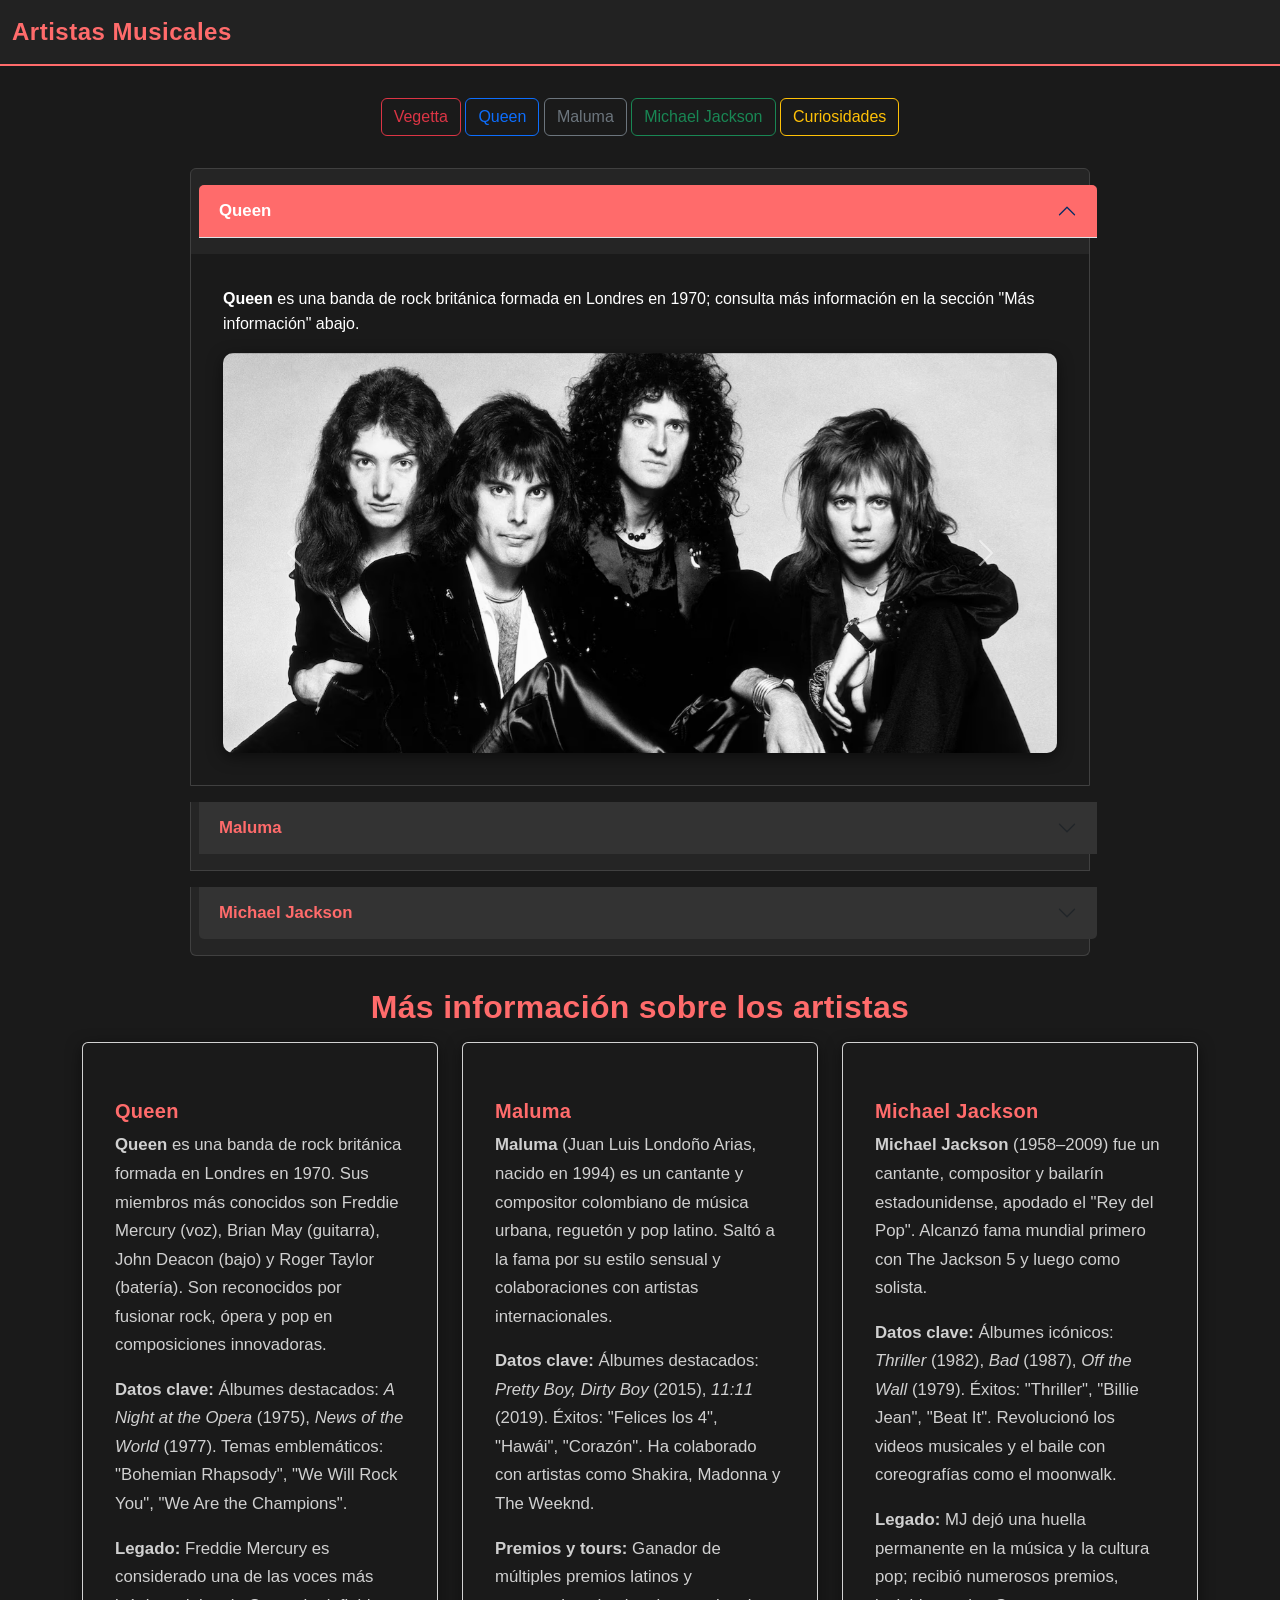
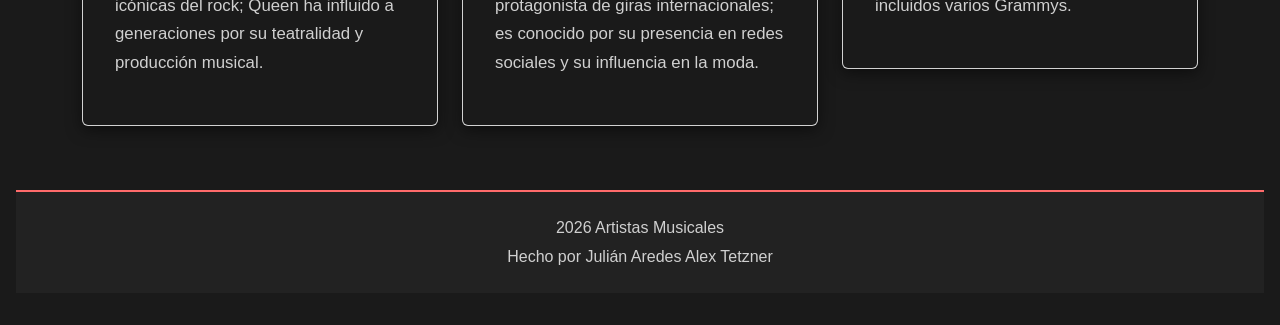
<file: index.html>
<!doctype html>
<html lang="es">
<head>
  <meta charset="utf-8">
  <meta name="viewport" content="width=device-width, initial-scale=1">
  <title>Artistas Musicales</title>
  <link href="https://cdn.jsdelivr.net/npm/bootstrap@5.3.8/dist/css/bootstrap.min.css" rel="stylesheet">
  <link rel="stylesheet" href="style.css">
</head>
<body>

  <nav class="navbar">
    <div class="container-fluid">
      <a class="navbar-brand">Artistas Musicales</a>
 
    </div>
  </nav>

  <div class="text-center">
    <a href="pagina6777.html" class="btn btn-outline-danger">Vegetta</a>
    <a href="queen.html" class="btn btn-outline-primary">Queen</a>
    <a href="maluma.html" class="btn btn-outline-secondary">Maluma</a>
    <a href="michael.html" class="btn btn-outline-success">Michael Jackson</a>
    <a href="curiosidades.html" class="btn btn-outline-warning">Curiosidades</a>
  </div>

  <div class="accordion" id="accordion">
    
    <div class="accordion-item">
      <h2 class="accordion-header">
        <button class="accordion-button" type="button" data-bs-toggle="collapse" data-bs-target="#panel1">
          Queen
        </button>
      </h2>
      <div id="panel1" class="accordion-collapse collapse show" data-bs-parent="#accordion">
        <div class="accordion-body">
          <p><strong>Queen</strong> es una banda de rock británica formada en Londres en 1970; consulta más información en la sección "Más información" abajo.</p>
          <div id="carouselQueen" class="carousel slide">
            <div class="carousel-inner">
              <div class="carousel-item active">
                <img src="img/CJTBNE5VRJE6XIYTEWYDJPXTSQ.avif" class="w-100">
              </div>
              <div class="carousel-item">
                <img src="img/Queen_A_Night_At_The_Opera_(1975_Elektra_publicity_photo_02).jpg" class="w-100">
              </div>
              <div class="carousel-item">
                <img src="img/queen2.jpg" class="w-100">
              </div>
            </div>
            <button class="carousel-control-prev" type="button" data-bs-target="#carouselQueen" data-bs-slide="prev">
              <span class="carousel-control-prev-icon"></span>
            </button>
            <button class="carousel-control-next" type="button" data-bs-target="#carouselQueen" data-bs-slide="next">
              <span class="carousel-control-next-icon"></span>
            </button>
          </div>
        </div>
      </div>
    </div>

    <div class="accordion-item">
      <h2 class="accordion-header">
        <button class="accordion-button collapsed" type="button" data-bs-toggle="collapse" data-bs-target="#panel2">
          Maluma
        </button>
      </h2>
      <div id="panel2" class="accordion-collapse collapse" data-bs-parent="#accordion">
        <div class="accordion-body">
          <p><strong>Maluma</strong> (Juan Luis Londoño Arias, nacido en 1994) es un cantante colombiano de música urbana y pop latino; más detalles en "Más información" abajo.</p>
          <div id="carouselMaluma" class="carousel slide">
            <div class="carousel-inner">
              <div class="carousel-item active">
                <img src="img/Maluma-para-GQ-MOTY-2025_01.webp" class="w-100">
              </div>
              <div class="carousel-item">
                <img src="img/Maluma-optimized.jpg" class="w-100">
              </div>
              <div class="carousel-item">
                <img src="img/VTZMW6OYZLPFJ6YXLFE5KECMXE.avif" class="w-100">
              </div>
            </div>
            <button class="carousel-control-prev" type="button" data-bs-target="#carouselMaluma" data-bs-slide="prev">
              <span class="carousel-control-prev-icon"></span>
            </button>
            <button class="carousel-control-next" type="button" data-bs-target="#carouselMaluma" data-bs-slide="next">
              <span class="carousel-control-next-icon"></span>
            </button>
          </div>
        </div>
      </div>
    </div>

    <div class="accordion-item">
      <h2 class="accordion-header">
        <button class="accordion-button collapsed" type="button" data-bs-toggle="collapse" data-bs-target="#panel3">
          Michael Jackson
        </button>
      </h2>
      <div id="panel3" class="accordion-collapse collapse" data-bs-parent="#accordion">
        <div class="accordion-body">
          <p><strong>Michael Jackson</strong> (1958–2009) fue un cantante, compositor y bailarín estadounidense, apodado el "Rey del Pop"; más información en la sección "Más información" abajo.</p>
          <div id="carouselMichael" class="carousel slide">
            <div class="carousel-inner">
              <div class="carousel-item active">
                <img src="img/19495.jpeg" class="w-100">
              </div>
              <div class="carousel-item">
                <img src="img/michael-jackson-9tnnzexqbqbc0nca.jpg" class="w-100">
              </div>
              <div class="carousel-item">
                <img src="img/michael-jackson-landscape-image-szb9bx299x6ah3uo.jpg" class="w-100">
              </div>
            </div>
            <button class="carousel-control-prev" type="button" data-bs-target="#carouselMichael" data-bs-slide="prev">
              <span class="carousel-control-prev-icon"></span>
            </button>
            <button class="carousel-control-next" type="button" data-bs-target="#carouselMichael" data-bs-slide="next">
              <span class="carousel-control-next-icon"></span>
            </button>
          </div>
        </div>
      </div>
    </div>

  </div>

  <section class="container mt-4" id="mas-informacion">
    <h2 class="text-center mb-3">Más información sobre los artistas</h2>
    <div class="row">
      <div class="col-md-4">
        <div class="card mb-3">
          <div class="card-body">
            <h5 class="card-title">Queen</h5>
            <p><strong>Queen</strong> es una banda de rock británica formada en Londres en 1970. Sus miembros más conocidos son Freddie Mercury (voz), Brian May (guitarra), John Deacon (bajo) y Roger Taylor (batería). Son reconocidos por fusionar rock, ópera y pop en composiciones innovadoras.</p>
            <p><strong>Datos clave:</strong> Álbumes destacados: <em>A Night at the Opera</em> (1975), <em>News of the World</em> (1977). Temas emblemáticos: "Bohemian Rhapsody", "We Will Rock You", "We Are the Champions".</p>
            <p><strong>Legado:</strong> Freddie Mercury es considerado una de las voces más icónicas del rock; Queen ha influido a generaciones por su teatralidad y producción musical.</p>
          </div>
        </div>
      </div>
      <div class="col-md-4">
        <div class="card mb-3">
          <div class="card-body">
            <h5 class="card-title">Maluma</h5>
            <p><strong>Maluma</strong> (Juan Luis Londoño Arias, nacido en 1994) es un cantante y compositor colombiano de música urbana, reguetón y pop latino. Saltó a la fama por su estilo sensual y colaboraciones con artistas internacionales.</p>
            <p><strong>Datos clave:</strong> Álbumes destacados: <em>Pretty Boy, Dirty Boy</em> (2015), <em>11:11</em> (2019). Éxitos: "Felices los 4", "Hawái", "Corazón". Ha colaborado con artistas como Shakira, Madonna y The Weeknd.</p>
            <p><strong>Premios y tours:</strong> Ganador de múltiples premios latinos y protagonista de giras internacionales; es conocido por su presencia en redes sociales y su influencia en la moda.</p>
          </div>
        </div>
      </div>
      <div class="col-md-4">
        <div class="card mb-3">
          <div class="card-body">
            <h5 class="card-title">Michael Jackson</h5>
            <p><strong>Michael Jackson</strong> (1958–2009) fue un cantante, compositor y bailarín estadounidense, apodado el "Rey del Pop". Alcanzó fama mundial primero con The Jackson 5 y luego como solista.</p>
            <p><strong>Datos clave:</strong> Álbumes icónicos: <em>Thriller</em> (1982), <em>Bad</em> (1987), <em>Off the Wall</em> (1979). Éxitos: "Thriller", "Billie Jean", "Beat It". Revolucionó los videos musicales y el baile con coreografías como el moonwalk.</p>
            <p><strong>Legado:</strong> MJ dejó una huella permanente en la música y la cultura pop; recibió numerosos premios, incluidos varios Grammys.</p>
          </div>
        </div>
      </div>
    </div>
  </section>

  <footer class="pie-sitio">
    <div class="container">
      <p>2026 Artistas Musicales</p>
      <p>Hecho por Julián Aredes Alex Tetzner</p>
    </div>
  </footer>

  <script src="https://cdn.jsdelivr.net/npm/bootstrap@5.3.8/dist/js/bootstrap.bundle.min.js"></script>
</body>
</html>
</file>
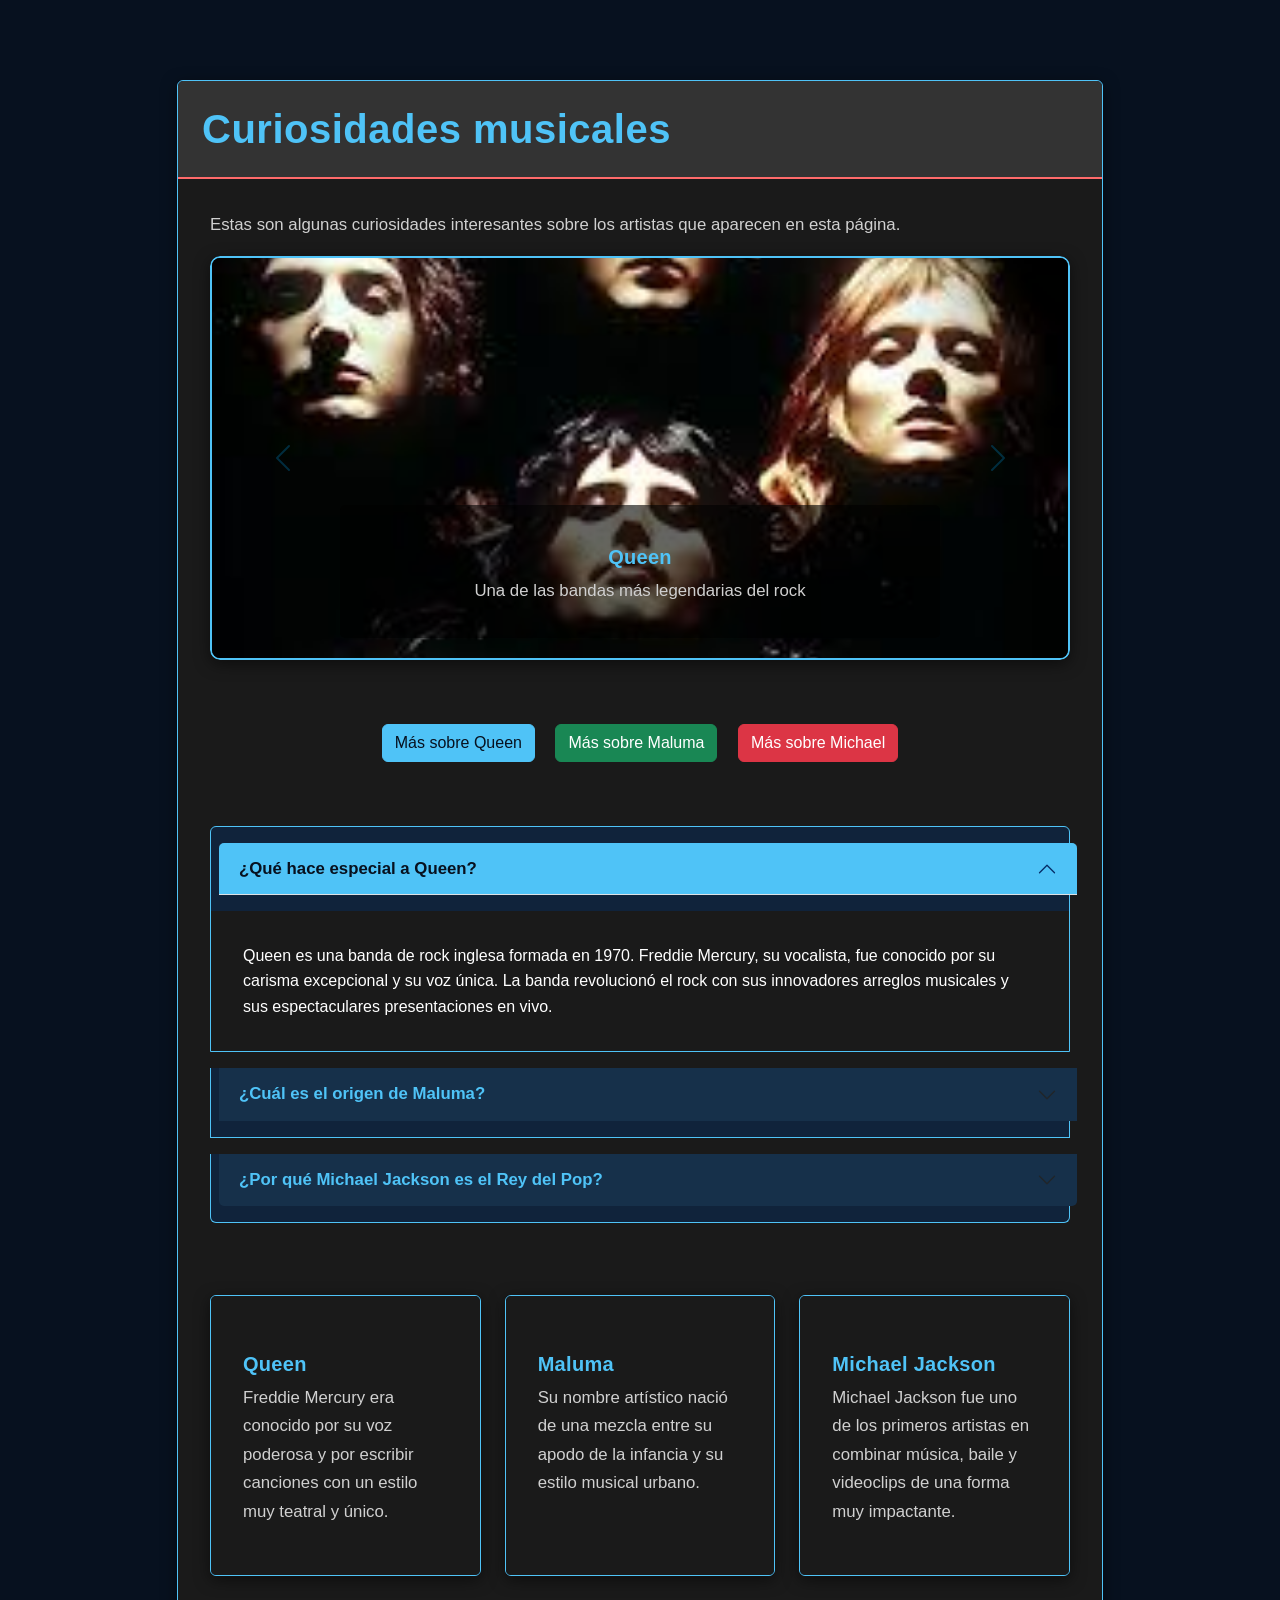
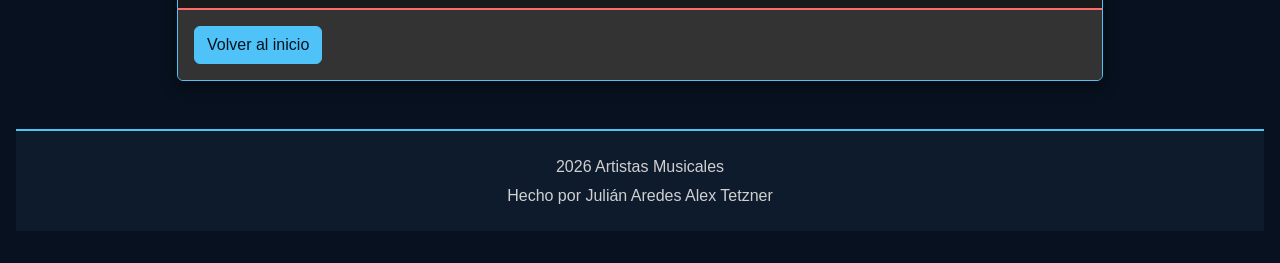
<file: curiosidades.html>
<!doctype html>
<html lang="es">
<head>
  <meta charset="utf-8">
  <meta name="viewport" content="width=device-width, initial-scale=1">
  <title>Curiosidades - Artistas Musicales</title>
  <link href="https://cdn.jsdelivr.net/npm/bootstrap@5.3.8/dist/css/bootstrap.min.css" rel="stylesheet">
  <link rel="stylesheet" href="style.css">
</head>
<body class="pagina-curiosidades">

 

  <div class="container my-5">
    <div class="row justify-content-center">
      <div class="col-lg-10">
        <div class="card">
          <div class="card-header">
            <h1 class="mb-0">Curiosidades musicales</h1>
          </div>
          <div class="card-body">
            <p>Estas son algunas curiosidades interesantes sobre los artistas que aparecen en esta página.</p>

            <!-- Carrusel -->
            <div id="carruselCuriosidades" class="carousel slide mb-5" data-bs-ride="carousel">
              <div class="carousel-inner">
                <div class="carousel-item active">
                  <img src="img/queen.jfif" class="d-block w-100" alt="Queen">
                  <div class="carousel-caption d-none d-md-block">
                    <h5>Queen</h5>
                    <p>Una de las bandas más legendarias del rock</p>
                  </div>
                </div>
                <div class="carousel-item">
                  <img src="img/maluma.jfif" class="d-block w-100" alt="Maluma">
                  <div class="carousel-caption d-none d-md-block">
                    <h5>Maluma</h5>
                    <p>Artista urbano moderno de América Latina</p>
                  </div>
                </div>
                <div class="carousel-item">
                  <img src="img/michael.jfif" class="d-block w-100" alt="Michael Jackson">
                  <div class="carousel-caption d-none d-md-block">
                    <h5>Michael Jackson</h5>
                    <p>El rey del pop y del baile</p>
                  </div>
                </div>
              </div>
              <button class="carousel-control-prev" type="button" data-bs-target="#carruselCuriosidades" data-bs-slide="prev">
                <span class="carousel-control-prev-icon"></span>
              </button>
              <button class="carousel-control-next" type="button" data-bs-target="#carruselCuriosidades" data-bs-slide="next">
                <span class="carousel-control-next-icon"></span>
              </button>
            </div>

            <!-- Botones -->
            <div class="mb-5 text-center">
              <button class="btn btn-primary me-2" data-bs-toggle="modal" data-bs-target="#modalQueen">Más sobre Queen</button>
              <button class="btn btn-success me-2" data-bs-toggle="modal" data-bs-target="#modalMaluma">Más sobre Maluma</button>
              <button class="btn btn-danger" data-bs-toggle="modal" data-bs-target="#modalMichael">Más sobre Michael</button>
            </div>

            <!-- Acordeón -->
            <div class="accordion mb-5" id="acordeonCuriosidades">
              <div class="accordion-item">
                <h2 class="accordion-header">
                  <button class="accordion-button" type="button" data-bs-toggle="collapse" data-bs-target="#panelOne">
                    ¿Qué hace especial a Queen?
                  </button>
                </h2>
                <div id="panelOne" class="accordion-collapse collapse show" data-bs-parent="#acordeonCuriosidades">
                  <div class="accordion-body">
                    Queen es una banda de rock inglesa formada en 1970. Freddie Mercury, su vocalista, fue conocido por su carisma excepcional y su voz única. La banda revolucionó el rock con sus innovadores arreglos musicales y sus espectaculares presentaciones en vivo.
                  </div>
                </div>
              </div>
              <div class="accordion-item">
                <h2 class="accordion-header">
                  <button class="accordion-button collapsed" type="button" data-bs-toggle="collapse" data-bs-target="#panelTwo">
                    ¿Cuál es el origen de Maluma?
                  </button>
                </h2>
                <div id="panelTwo" class="accordion-collapse collapse" data-bs-parent="#acordeonCuriosidades">
                  <div class="accordion-body">
                    Maluma nació en Medellín, Colombia, en 1994. Su nombre artístico es una combinación de los primeros dos silabos de sus nombres: MAnuel, LUis y MAluma. Es pionero del movimiento urbano latino y ha colaborado con artistas internacionales.
                  </div>
                </div>
              </div>
              <div class="accordion-item">
                <h2 class="accordion-header">
                  <button class="accordion-button collapsed" type="button" data-bs-toggle="collapse" data-bs-target="#panelThree">
                    ¿Por qué Michael Jackson es el Rey del Pop?
                  </button>
                </h2>
                <div id="panelThree" class="accordion-collapse collapse" data-bs-parent="#acordeonCuriosidades">
                  <div class="accordion-body">
                    Michael Jackson revolucionó el mundo de la música pop con su combinación única de canto, baile y videoclips cinematográficos. Fue el primer artista en crear videoclips como arte en sí mismo. Sus innovaciones en coreografía, como el moonwalk, se convirtieron en legendarias.
                  </div>
                </div>
              </div>
            </div>

            <div class="row g-4 mt-2">
              <div class="col-md-4">
                <div class="card h-100">
                  <div class="card-body">
                    <h5>Queen</h5>
                    <p>Freddie Mercury era conocido por su voz poderosa y por escribir canciones con un estilo muy teatral y único.</p>
                  </div>
                </div>
              </div>
              <div class="col-md-4">
                <div class="card h-100">
                  <div class="card-body">
                    <h5>Maluma</h5>
                    <p>Su nombre artístico nació de una mezcla entre su apodo de la infancia y su estilo musical urbano.</p>
                  </div>
                </div>
              </div>
              <div class="col-md-4">
                <div class="card h-100">
                  <div class="card-body">
                    <h5>Michael Jackson</h5>
                    <p>Michael Jackson fue uno de los primeros artistas en combinar música, baile y videoclips de una forma muy impactante.</p>
                  </div>
                </div>
              </div>
            </div>
          </div>
          <div class="card-footer">
            <a href="index.html" class="btn btn-primary">Volver al inicio</a>
          </div>
        </div>
      </div>
    </div>
  </div>

  <footer class="pie-sitio">
    <div class="container">
      <p>2026 Artistas Musicales</p>
      <p>Hecho por Julián Aredes Alex Tetzner</p>
    </div>
  </footer>

  <!-- Modal Queen -->
  <div class="modal fade" id="modalQueen" tabindex="-1">
    <div class="modal-dialog">
      <div class="modal-content">
        <div class="modal-header">
          <h5 class="modal-title">Más sobre Queen</h5>
          <button type="button" class="btn-close" data-bs-dismiss="modal"></button>
        </div>
        <div class="modal-body">
          <p>Queen fue una banda de rock inglesa formada en 1970 en Londres. Está integrada por Freddie Mercury (vocalista), Brian May (guitarra), Roger Taylor (batería) y John Deacon (bajo).</p>
          <p><strong>Datos curiosos:</strong></p>
          <ul>
            <li>"Bohemian Rhapsody" fue uno de los primeros videoclips de la historia del rock</li>
            <li>Freddie Mercury fue conocido por su voz de cuatro octavas</li>
            <li>La banda ha vendido más de 300 millones de álbumes en todo el mundo</li>
          </ul>
        </div>
        <div class="modal-footer">
          <button type="button" class="btn btn-secondary" data-bs-dismiss="modal">Cerrar</button>
        </div>
      </div>
    </div>
  </div>

  <!-- Modal Maluma -->
  <div class="modal fade" id="modalMaluma" tabindex="-1">
    <div class="modal-dialog">
      <div class="modal-content">
        <div class="modal-header">
          <h5 class="modal-title">Más sobre Maluma</h5>
          <button type="button" class="btn-close" data-bs-dismiss="modal"></button>
        </div>
        <div class="modal-body">
          <p>Maluma es un cantante y compositor colombiano nacido en Medellín en 1994. Su nombre real es Juan Luis Londoño Arias.</p>
          <p><strong>Datos curiosos:</strong></p>
          <ul>
            <li>Comenzó a hacer música a los 5 años</li>
            <li>Su nombre artístico combina "Mal" de Maluma (apodo de infancia) y "Uma" de su abuela</li>
            <li>Ha colaborado con artistas como J Balvin, The Weeknd y Rosalía</li>
          </ul>
        </div>
        <div class="modal-footer">
          <button type="button" class="btn btn-secondary" data-bs-dismiss="modal">Cerrar</button>
        </div>
      </div>
    </div>
  </div>

  <!-- Modal Michael Jackson -->
  <div class="modal fade" id="modalMichael" tabindex="-1">
    <div class="modal-dialog">
      <div class="modal-content">
        <div class="modal-header">
          <h5 class="modal-title">Más sobre Michael Jackson</h5>
          <button type="button" class="btn-close" data-bs-dismiss="modal"></button>
        </div>
        <div class="modal-body">
          <p>Michael Jackson fue un cantante, compositor, bailarín e intérprete estadounidense nacido en 1958. Es considerado el Rey del Pop.</p>
          <p><strong>Datos curiosos:</strong></p>
          <ul>
            <li>Inventó el famoso "moonwalk" que realizó por primera vez en televisión en 1983</li>
            <li>Su álbum "Thriller" es el más vendido de la historia con más de 70 millones de copias</li>
            <li>Ganó 13 premios Grammy durante su carrera</li>
          </ul>
        </div>
        <div class="modal-footer">
          <button type="button" class="btn btn-secondary" data-bs-dismiss="modal">Cerrar</button>
        </div>
      </div>
    </div>
  </div>

  <script src="https://cdn.jsdelivr.net/npm/bootstrap@5.3.8/dist/js/bootstrap.bundle.min.js"></script>
</body>
</html>
</file>
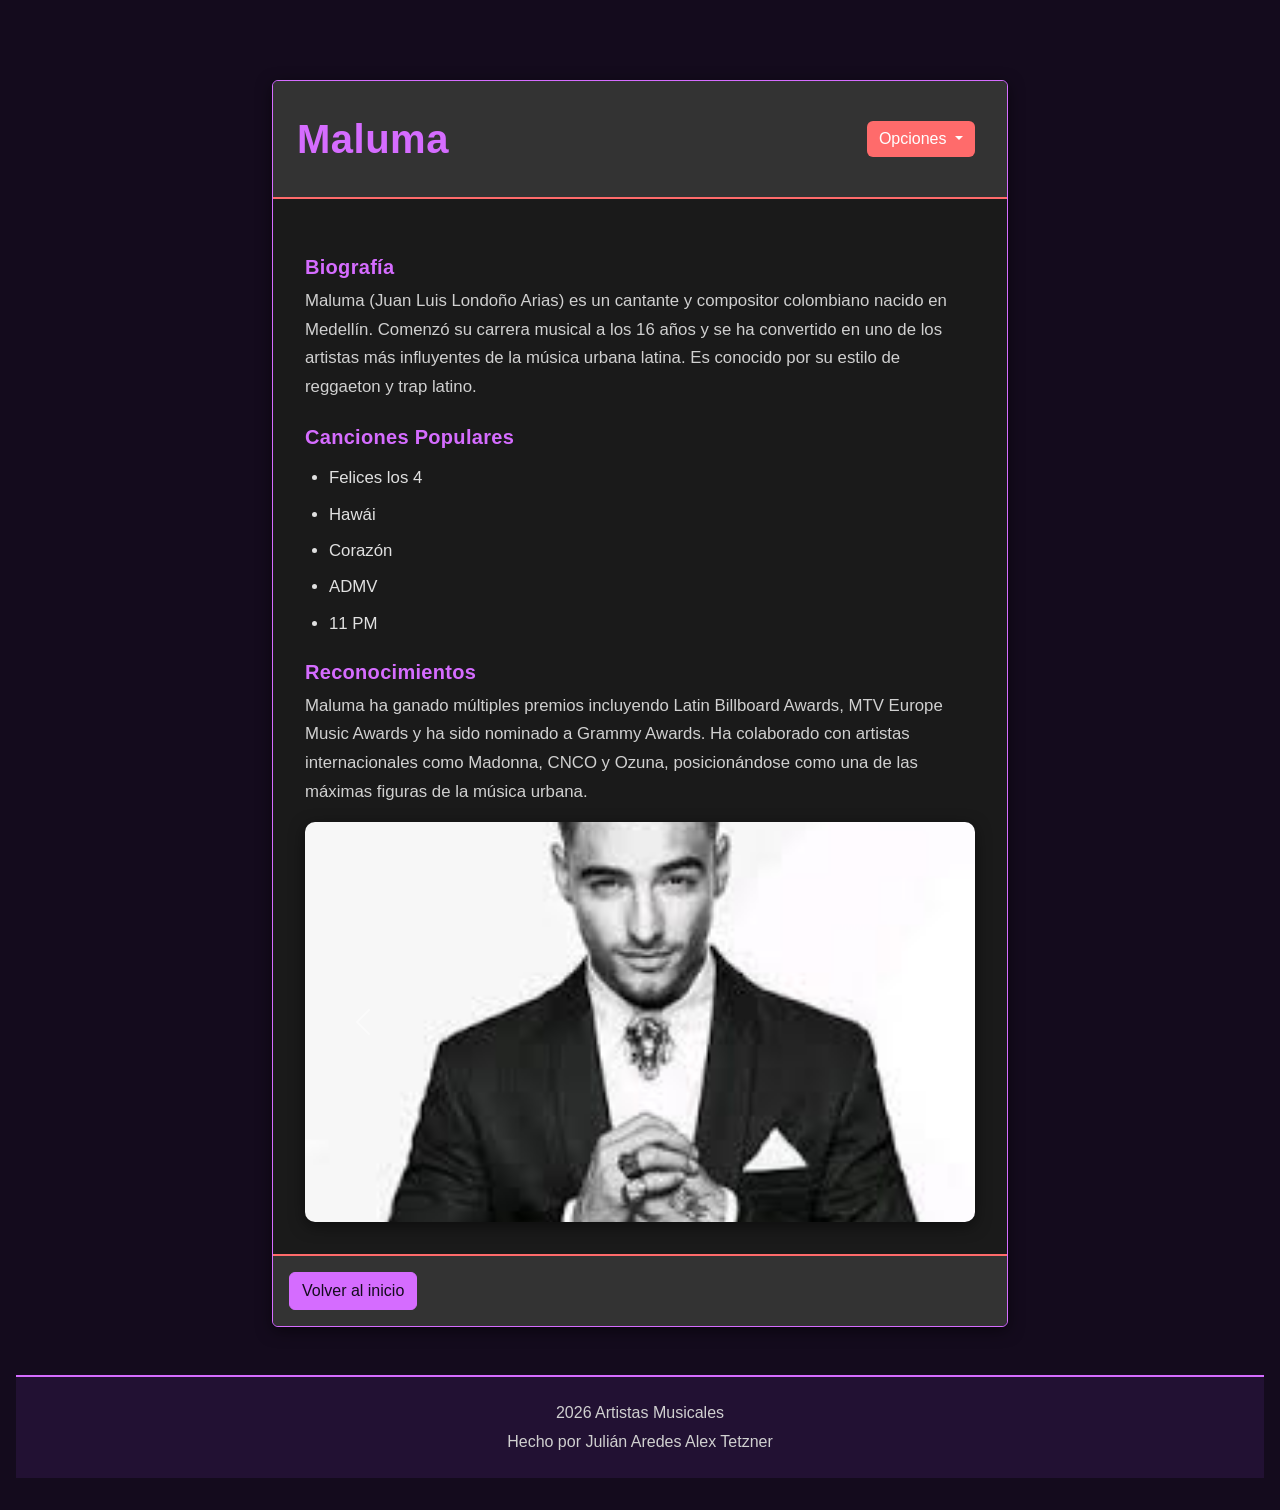
<file: maluma.html>
<!doctype html>
<html lang="es">
<head>
  <meta charset="utf-8">
  <meta name="viewport" content="width=device-width, initial-scale=1">
  <title>Maluma - Artistas Musicales</title>
  <link href="https://cdn.jsdelivr.net/npm/bootstrap@5.3.8/dist/css/bootstrap.min.css" rel="stylesheet">
  <link rel="stylesheet" href="style.css">
</head>
<body class="pagina-maluma">

 

  <div class="container my-5">
    <div class="row justify-content-center">
      <div class="col-lg-8">
        <div class="card">
          <div class="card-header d-flex justify-content-between align-items-center">
            <h1 class="mb-0">Maluma</h1>
            <div class="dropdown">
              <button class="btn btn-secondary dropdown-toggle" type="button" data-bs-toggle="dropdown">
                Opciones
              </button>
              <ul class="dropdown-menu">
                <li><a class="dropdown-item" href="#">Compartir</a></li>
                <li><a class="dropdown-item" href="#">Descargar</a></li>
                <li><a class="dropdown-item" href="#" data-bs-toggle="modal" data-bs-target="#infoModalMaluma">Más información</a></li>
              </ul>
            </div>
          </div>
          <div class="card-body">
            <h5>Biografía</h5>
            <p>Maluma (Juan Luis Londoño Arias) es un cantante y compositor colombiano nacido en Medellín. Comenzó su carrera musical a los 16 años y se ha convertido en uno de los artistas más influyentes de la música urbana latina. Es conocido por su estilo de reggaeton y trap latino.</p>
            
            <h5 class="mt-4">Canciones Populares</h5>
            <ul>
              <li>Felices los 4</li>
              <li>Hawái</li>
              <li>Corazón</li>
              <li>ADMV</li>
              <li>11 PM</li>
            </ul>
            
            <h5 class="mt-4">Reconocimientos</h5>
            <p>Maluma ha ganado múltiples premios incluyendo Latin Billboard Awards, MTV Europe Music Awards y ha sido nominado a Grammy Awards. Ha colaborado con artistas internacionales como Madonna, CNCO y Ozuna, posicionándose como una de las máximas figuras de la música urbana.</p>
            
            <div id="carouselMaluma" class="carousel slide">
              <div class="carousel-inner">
                <div class="carousel-item active">
                  <img src="img/maluma.jfif" class="w-100">
                </div>
                <div class="carousel-item">
                  <img src="img/maluma 2.jfif" class="w-100">
                </div>
                <div class="carousel-item">
                  <img src="img/maluma 3.jfif" class="w-100">
                </div>
              </div>
              <button class="carousel-control-prev" type="button" data-bs-target="#carouselMaluma" data-bs-slide="prev">
                <span class="carousel-control-prev-icon"></span>
              </button>
              <button class="carousel-control-next" type="button" data-bs-target="#carouselMaluma" data-bs-slide="next">
                <span class="carousel-control-next-icon"></span>
              </button>
            </div>
          </div>
          <div class="card-footer">
            <a href="index.html" class="btn btn-primary">Volver al inicio</a>
          </div>
        </div>
      </div>
    </div>
  </div>


  <div class="modal fade" id="infoModalMaluma" tabindex="-1">
    <div class="modal-dialog">
      <div class="modal-content">
        <div class="modal-header">
          <h5 class="modal-title">Información sobre Maluma</h5>
          <button type="button" class="btn-close" data-bs-dismiss="modal"></button>
        </div>
        <div class="modal-body">
          <p><strong>Género:</strong> Reggaeton, Trap Latino, Música Urbana</p>
          <p><strong>País:</strong> Colombia</p>
          <p><strong>Nombre real:</strong> Juan Luis Londoño Arias</p>
          <p><strong>Fecha de nacimiento:</strong> 28 de enero de 1994</p>
          <p><strong>Conocido por:</strong> Performances en vivo dinámicas y éxitos musicales</p>
          <p><strong>Premios:</strong> Latin Grammy Awards, MTV Europe Music Awards, Billboard Latin Music Awards</p>
        </div>
        <div class="modal-footer">
          <button type="button" class="btn btn-secondary" data-bs-dismiss="modal">Cerrar</button>
        </div>
      </div>
    </div>
  </div>

  <footer class="pie-sitio">
    <div class="container">
      <p>2026 Artistas Musicales</p>
      <p>Hecho por Julián Aredes Alex Tetzner</p>
    </div>
  </footer>

  <script src="https://cdn.jsdelivr.net/npm/bootstrap@5.3.8/dist/js/bootstrap.bundle.min.js"></script>
</body>
</html>
</file>
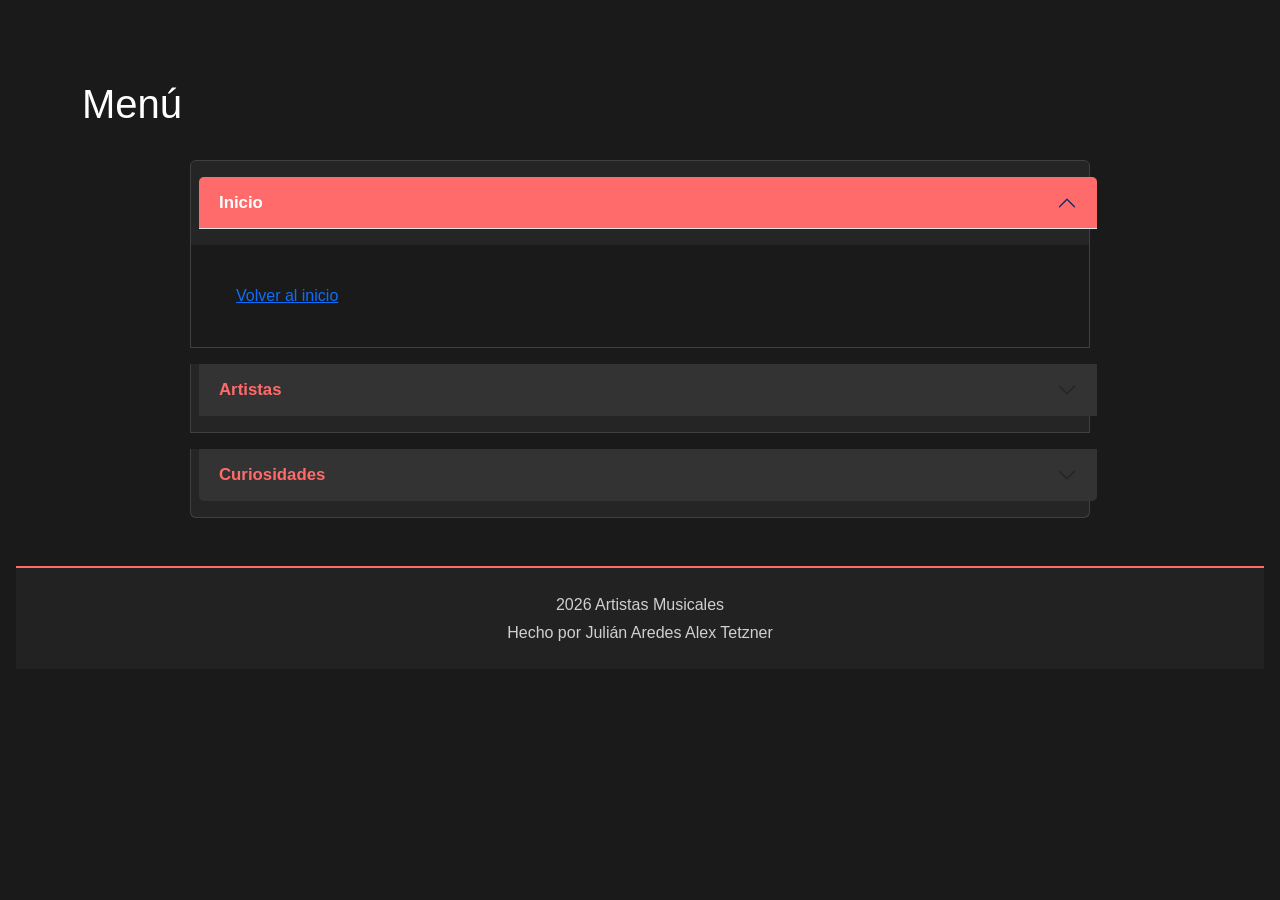
<file: menu.html>
<!doctype html>
<html lang="es">
<head>
  <meta charset="utf-8">
  <meta name="viewport" content="width=device-width, initial-scale=1">
  <title>Menú - Artistas Musicales</title>
  <link href="https://cdn.jsdelivr.net/npm/bootstrap@5.3.8/dist/css/bootstrap.min.css" rel="stylesheet">
  <link rel="stylesheet" href="style.css">
</head>
<body>

  <div class="container my-5">
    <h1 class="mb-4">Menú</h1>
    <div class="accordion" id="accordionPanelsStayOpenExample">
      <div class="accordion-item">
        <h2 class="accordion-header">
          <button class="accordion-button" type="button" data-bs-toggle="collapse" data-bs-target="#panelsStayOpen-collapseOne" aria-expanded="true" aria-controls="panelsStayOpen-collapseOne">
            Inicio
          </button>
        </h2>
        <div id="panelsStayOpen-collapseOne" class="accordion-collapse collapse show">
          <div class="accordion-body">
            <a href="index.html" class="btn btn-link">Volver al inicio</a>
          </div>
        </div>
      </div>
      <div class="accordion-item">
        <h2 class="accordion-header">
          <button class="accordion-button collapsed" type="button" data-bs-toggle="collapse" data-bs-target="#panelsStayOpen-collapseTwo" aria-expanded="false" aria-controls="panelsStayOpen-collapseTwo">
            Artistas
          </button>
        </h2>
        <div id="panelsStayOpen-collapseTwo" class="accordion-collapse collapse">
          <div class="accordion-body">
            <a href="queen.html" class="d-block">Queen</a>
            <a href="maluma.html" class="d-block">Maluma</a>
            <a href="michael.html" class="d-block">Michael Jackson</a>
          </div>
        </div>
      </div>
      <div class="accordion-item">
        <h2 class="accordion-header">
          <button class="accordion-button collapsed" type="button" data-bs-toggle="collapse" data-bs-target="#panelsStayOpen-collapseThree" aria-expanded="false" aria-controls="panelsStayOpen-collapseThree">
            Curiosidades
          </button>
        </h2>
        <div id="panelsStayOpen-collapseThree" class="accordion-collapse collapse">
          <div class="accordion-body">
            <a href="curiosidades.html" class="d-block">Curiosidades</a>
          </div>
        </div>
      </div>
    </div>
  </div>

  <footer class="pie-sitio">
    <div class="container">
      <p>2026 Artistas Musicales</p>
      <p>Hecho por Julián Aredes Alex Tetzner</p>
    </div>
  </footer>

  <script src="https://cdn.jsdelivr.net/npm/bootstrap@5.3.8/dist/js/bootstrap.bundle.min.js"></script>
</body>
</html>
</file>
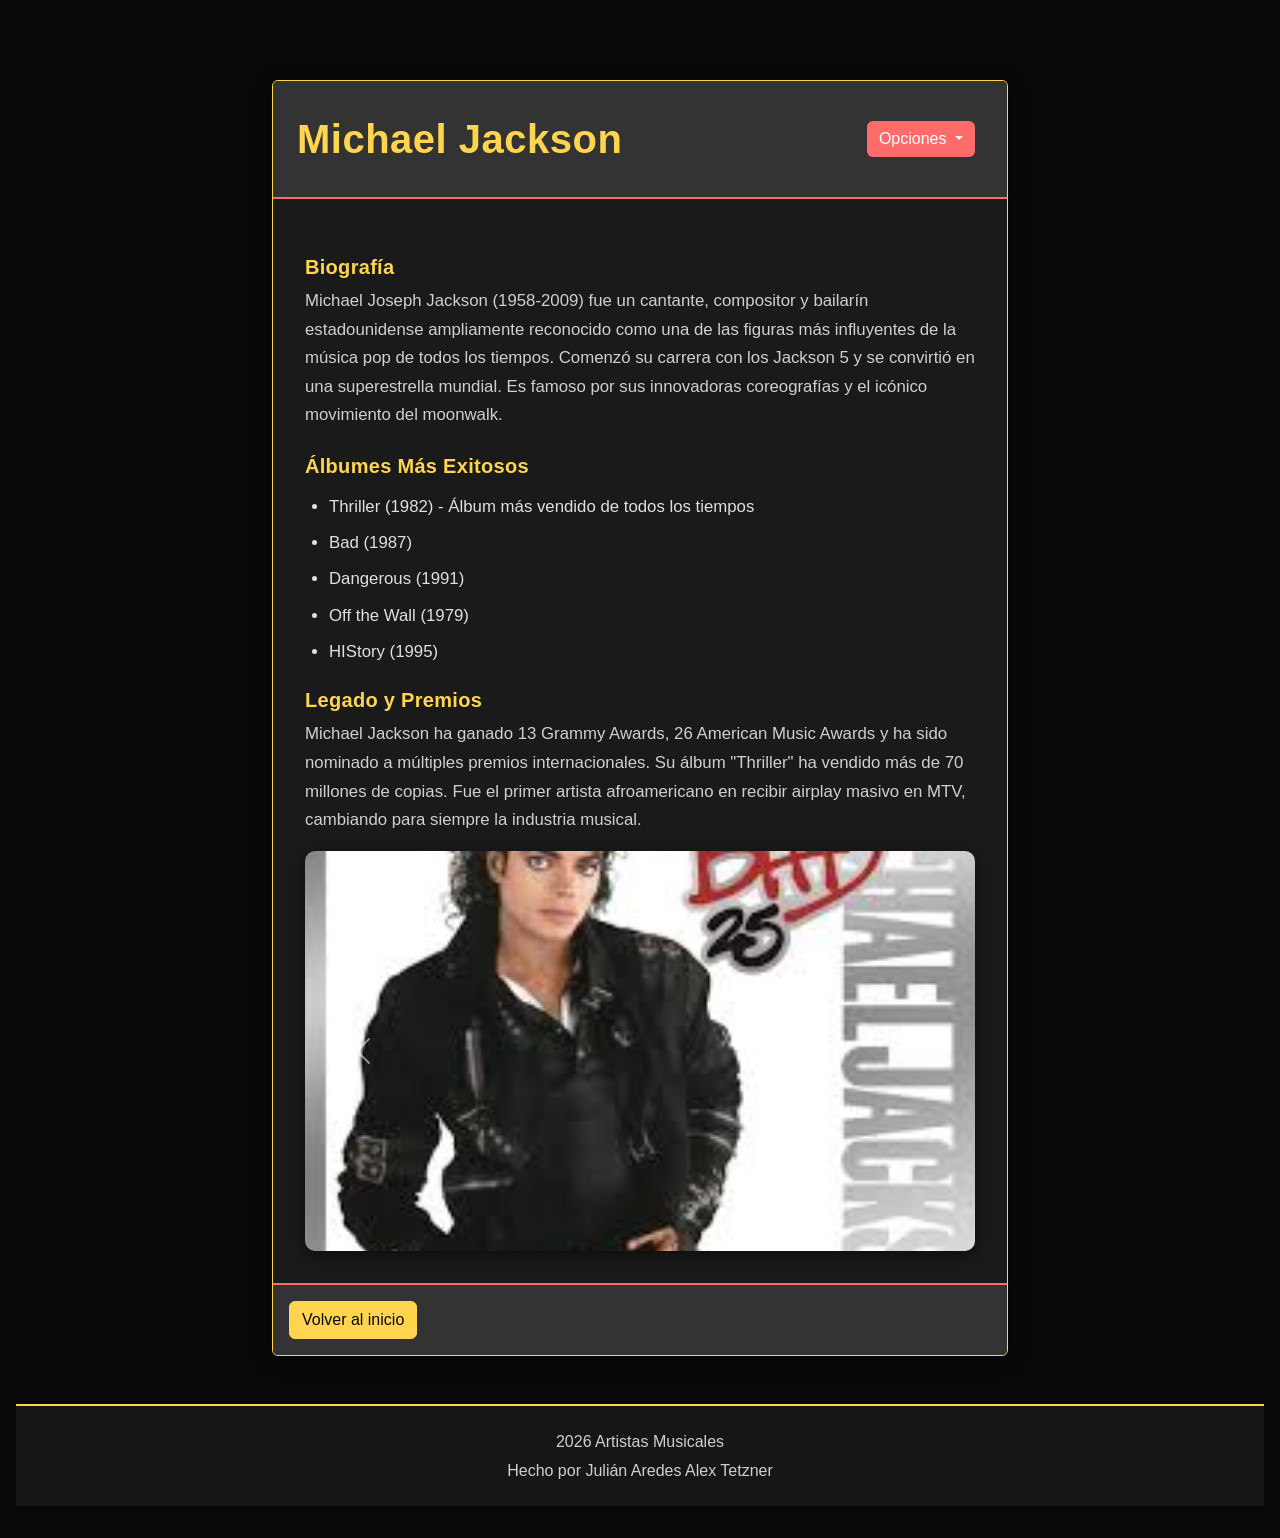
<file: michael.html>
<!doctype html>
<html lang="es">
<head>
  <meta charset="utf-8">
  <meta name="viewport" content="width=device-width, initial-scale=1">
  <title>Michael Jackson - Artistas Musicales</title>
  <link href="https://cdn.jsdelivr.net/npm/bootstrap@5.3.8/dist/css/bootstrap.min.css" rel="stylesheet">
  <link rel="stylesheet" href="style.css">
</head>
<body class="pagina-michael">

 

  <div class="container my-5">
    <div class="row justify-content-center">
      <div class="col-lg-8">
        <div class="card">
          <div class="card-header d-flex justify-content-between align-items-center">
            <h1 class="mb-0">Michael Jackson</h1>
            <div class="dropdown">
              <button class="btn btn-secondary dropdown-toggle" type="button" data-bs-toggle="dropdown">
                Opciones
              </button>
              <ul class="dropdown-menu">
                <li><a class="dropdown-item" href="#">Compartir</a></li>
                <li><a class="dropdown-item" href="#">Descargar</a></li>
                <li><a class="dropdown-item" href="#" data-bs-toggle="modal" data-bs-target="#infoModalMichael">Más información</a></li>
              </ul>
            </div>
          </div>
          <div class="card-body">
            <h5>Biografía</h5>
            <p>Michael Joseph Jackson (1958-2009) fue un cantante, compositor y bailarín estadounidense ampliamente reconocido como una de las figuras más influyentes de la música pop de todos los tiempos. Comenzó su carrera con los Jackson 5 y se convirtió en una superestrella mundial. Es famoso por sus innovadoras coreografías y el icónico movimiento del moonwalk.</p>
            
            <h5 class="mt-4">Álbumes Más Exitosos</h5>
            <ul>
              <li>Thriller (1982) - Álbum más vendido de todos los tiempos</li>
              <li>Bad (1987)</li>
              <li>Dangerous (1991)</li>
              <li>Off the Wall (1979)</li>
              <li>HIStory (1995)</li>
            </ul>
            
            <h5 class="mt-4">Legado y Premios</h5>
            <p>Michael Jackson ha ganado 13 Grammy Awards, 26 American Music Awards y ha sido nominado a múltiples premios internacionales. Su álbum "Thriller" ha vendido más de 70 millones de copias. Fue el primer artista afroamericano en recibir airplay masivo en MTV, cambiando para siempre la industria musical.</p>
            
            <div id="carouselMichael" class="carousel slide">
              <div class="carousel-inner">
                <div class="carousel-item active">
                  <img src="img/michael.jfif" class="w-100">
                </div>
                <div class="carousel-item">
                  <img src="img/michael 2.jfif" class="w-100">
                </div>
                <div class="carousel-item">
                  <img src="img/michael 3.jfif" class="w-100">
                </div>
              </div>
              <button class="carousel-control-prev" type="button" data-bs-target="#carouselMichael" data-bs-slide="prev">
                <span class="carousel-control-prev-icon"></span>
              </button>
              <button class="carousel-control-next" type="button" data-bs-target="#carouselMichael" data-bs-slide="next">
                <span class="carousel-control-next-icon"></span>
              </button>
            </div>
          </div>
          <div class="card-footer">
            <a href="index.html" class="btn btn-primary">Volver al inicio</a>
          </div>
        </div>
      </div>
    </div>
  </div>

  <!-- Modal -->
  <div class="modal fade" id="infoModalMichael" tabindex="-1">
    <div class="modal-dialog">
      <div class="modal-content">
        <div class="modal-header">
          <h5 class="modal-title">Información sobre Michael Jackson</h5>
          <button type="button" class="btn-close" data-bs-dismiss="modal"></button>
        </div>
        <div class="modal-body">
          <p><strong>Género:</strong> Pop, Soul, R&B</p>
          <p><strong>País:</strong> Estados Unidos</p>
          <p><strong>Fechas:</strong> 29 de agosto de 1958 - 25 de junio de 2009</p>
          <p><strong>Época de mayor éxito:</strong> 1980s - 1990s</p>
          <p><strong>Conocido como:</strong> El Rey del Pop</p>
          <p><strong>Logro destacado:</strong> Thriller es el álbum más vendido de todos los tiempos con +70 millones de copias</p>
        </div>
        <div class="modal-footer">
          <button type="button" class="btn btn-secondary" data-bs-dismiss="modal">Cerrar</button>
        </div>
      </div>
    </div>
  </div>

  <footer class="pie-sitio">
    <div class="container">
      <p>2026 Artistas Musicales</p>
      <p>Hecho por Julián Aredes Alex Tetzner</p>
    </div>
  </footer>

  <script src="https://cdn.jsdelivr.net/npm/bootstrap@5.3.8/dist/js/bootstrap.bundle.min.js"></script>
</body>
</html>
</file>
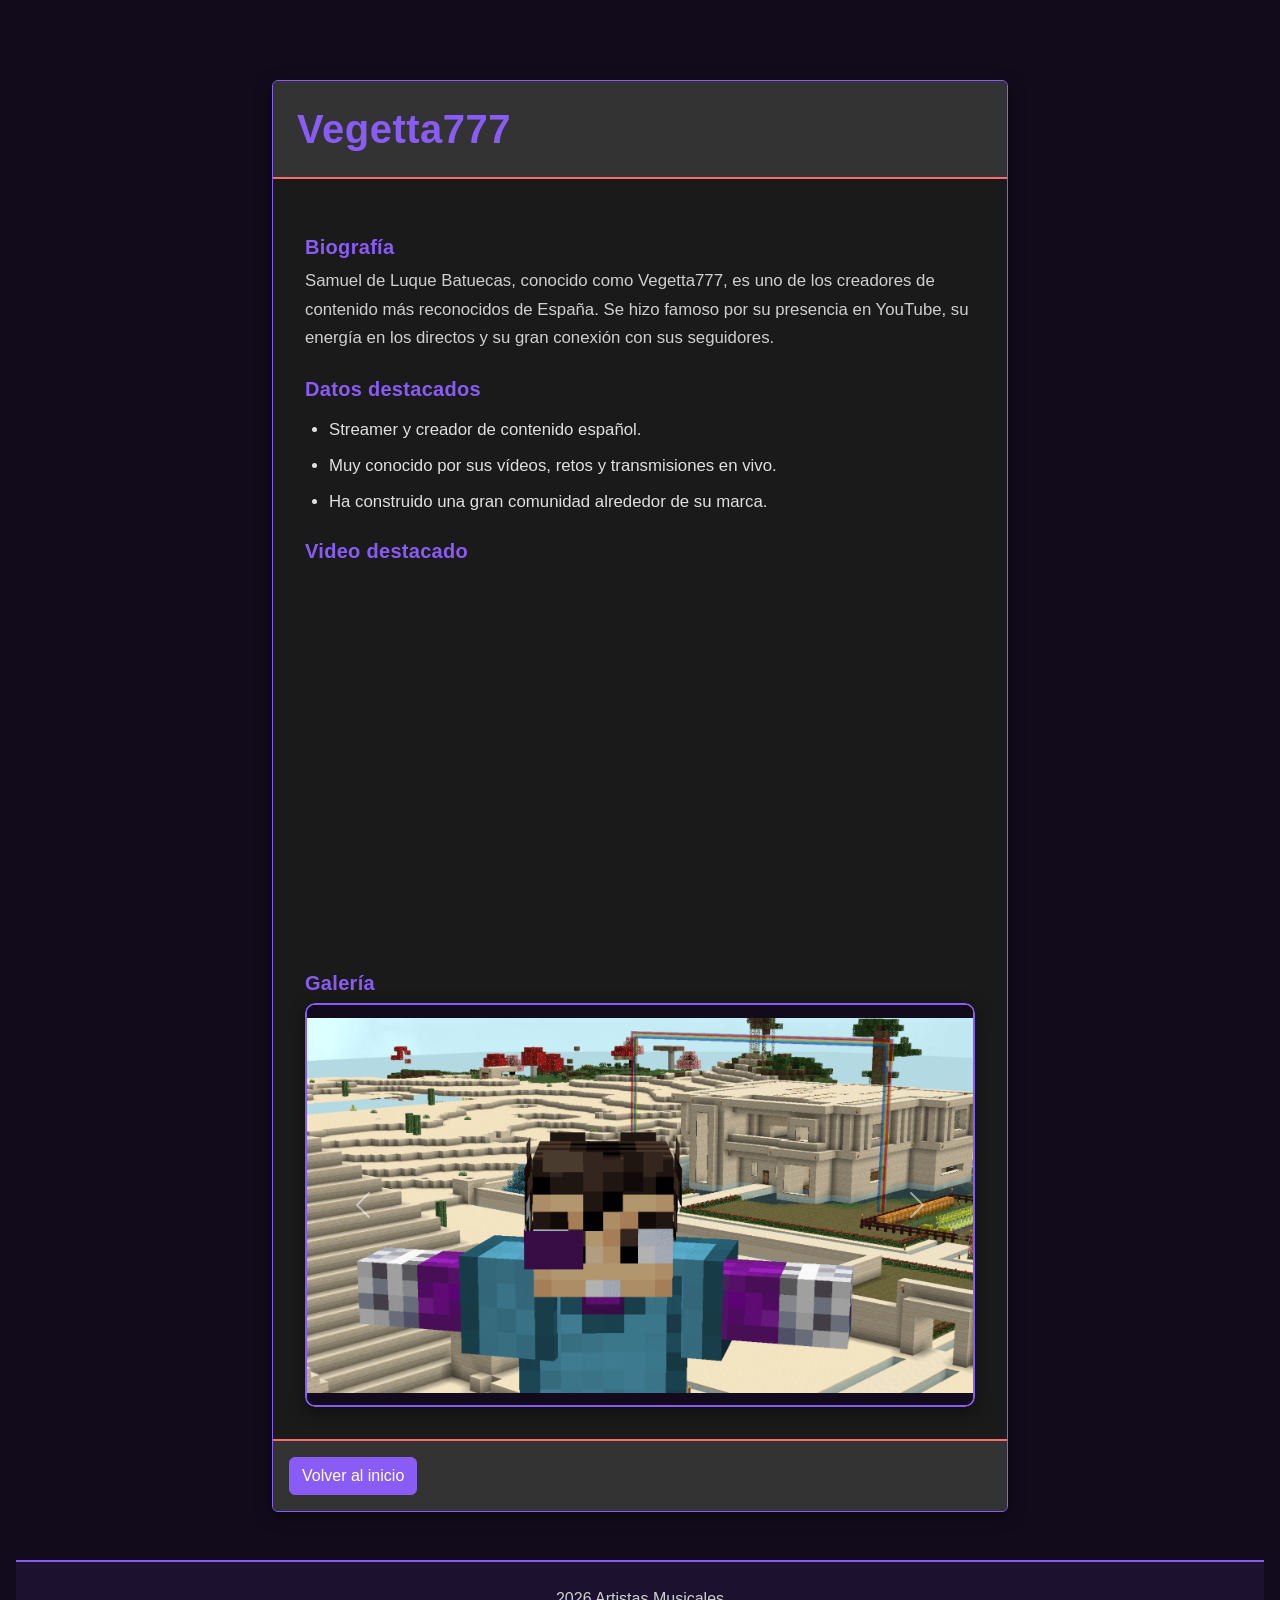
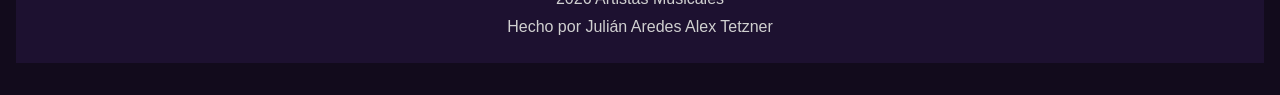
<file: pagina6777.html>
<!doctype html>
<html lang="es">
<head>
  <meta charset="utf-8">
  <meta name="viewport" content="width=device-width, initial-scale=1">
  <title>Vegetta777 - Artistas Musicales</title>
  <link href="https://cdn.jsdelivr.net/npm/bootstrap@5.3.8/dist/css/bootstrap.min.css" rel="stylesheet">
  <link rel="stylesheet" href="style.css">
</head>
<body class="pagina-vegetta">



  <div class="container my-5">
    <div class="row justify-content-center">
      <div class="col-lg-8">
        <div class="card">
          <div class="card-header">
            <h1 class="mb-0">Vegetta777</h1>
          </div>
          <div class="card-body">
            <h5>Biografía</h5>
            <p>Samuel de Luque Batuecas, conocido como Vegetta777, es uno de los creadores de contenido más reconocidos de España. Se hizo famoso por su presencia en YouTube, su energía en los directos y su gran conexión con sus seguidores.</p>

            <h5 class="mt-4">Datos destacados</h5>
            <ul>
              <li>Streamer y creador de contenido español.</li>
              <li>Muy conocido por sus vídeos, retos y transmisiones en vivo.</li>
              <li>Ha construido una gran comunidad alrededor de su marca.</li>
            </ul>

            <h5 class="mt-4">Video destacado</h5>
            <div class="ratio ratio-16x9 mb-4">
              <iframe src="https://www.youtube.com/embed/icK5DN0MLPc?si=1Ak2GpTMgI0fGfbZ" title="Video de Vegetta777" allowfullscreen></iframe>
            </div>

            <h5 class="mt-4">Galería</h5>
            <div id="carouselVegetta" class="carousel slide">
              <div class="carousel-inner">
                  <div class="carousel-item active">
                    <img src="img/VEGETTA1.png" class="d-block w-100" alt="Vegetta 1">
                  </div>
                  <div class="carousel-item">
                    <img src="img/VEGETTA2.jpg" class="d-block w-100" alt="Vegetta 2">
                  </div>
                  <div class="carousel-item">
                    <img src="img/vegetta3.jpg" class="d-block w-100" alt="Vegetta 3">
                  </div>
                </div>
              <button class="carousel-control-prev" type="button" data-bs-target="#carouselVegetta" data-bs-slide="prev">
                <span class="carousel-control-prev-icon" aria-hidden="true"></span>
              </button>
              <button class="carousel-control-next" type="button" data-bs-target="#carouselVegetta" data-bs-slide="next">
                <span class="carousel-control-next-icon" aria-hidden="true"></span>
              </button>
            </div>
          </div>
          <div class="card-footer">
            <a href="index.html" class="btn btn-primary">Volver al inicio</a>
          </div>
        </div>
      </div>
    </div>
  </div>

  <footer class="pie-sitio">
    <div class="container">
      <p>2026 Artistas Musicales</p>
      <p>Hecho por Julián Aredes Alex Tetzner</p>
    </div>
  </footer>

  <script src="https://cdn.jsdelivr.net/npm/bootstrap@5.3.8/dist/js/bootstrap.bundle.min.js"></script>
</body>
</html>
</file>
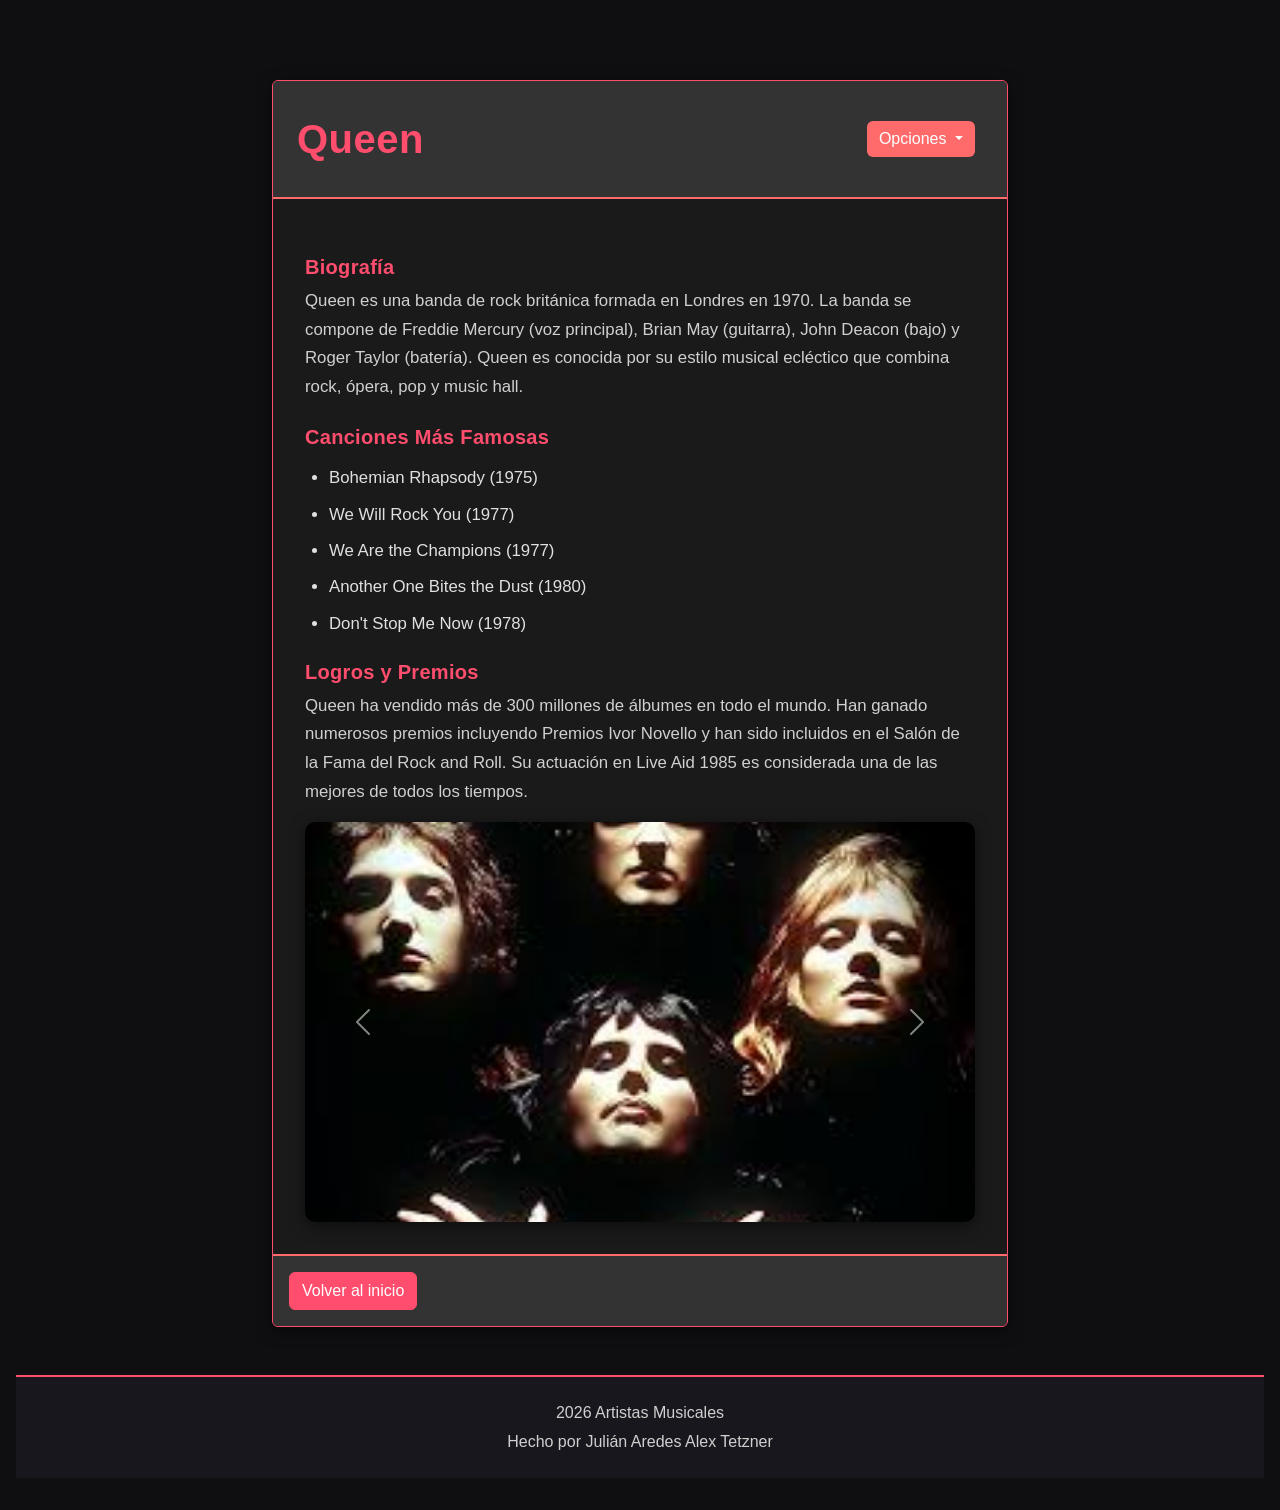
<file: queen.html>
<!doctype html>
<html lang="es">
<head>
  <meta charset="utf-8">
  <meta name="viewport" content="width=device-width, initial-scale=1">
  <title>Queen - Artistas Musicales</title>
  <link href="https://cdn.jsdelivr.net/npm/bootstrap@5.3.8/dist/css/bootstrap.min.css" rel="stylesheet">
  <link rel="stylesheet" href="style.css">
</head>
<body class="pagina-queen">

 

  <div class="container my-5">
    <div class="row justify-content-center">
      <div class="col-lg-8">
        <div class="card">
          <div class="card-header d-flex justify-content-between align-items-center">
            <h1 class="mb-0">Queen</h1>
            <div class="dropdown">
              <button class="btn btn-secondary dropdown-toggle" type="button" data-bs-toggle="dropdown">
                Opciones
              </button>
              <ul class="dropdown-menu">
                <li><a class="dropdown-item" href="#">Compartir</a></li>
                <li><a class="dropdown-item" href="#">Descargar</a></li>
                <li><a class="dropdown-item" href="#" data-bs-toggle="modal" data-bs-target="#infoModal">Más información</a></li>
              </ul>
            </div>
          </div>
          <div class="card-body">
            <h5>Biografía</h5>
            <p>Queen es una banda de rock británica formada en Londres en 1970. La banda se compone de Freddie Mercury (voz principal), Brian May (guitarra), John Deacon (bajo) y Roger Taylor (batería). Queen es conocida por su estilo musical ecléctico que combina rock, ópera, pop y music hall.</p>
            
            <h5 class="mt-4">Canciones Más Famosas</h5>
            <ul>
              <li>Bohemian Rhapsody (1975)</li>
              <li>We Will Rock You (1977)</li>
              <li>We Are the Champions (1977)</li>
              <li>Another One Bites the Dust (1980)</li>
              <li>Don't Stop Me Now (1978)</li>
            </ul>
            
            <h5 class="mt-4">Logros y Premios</h5>
            <p>Queen ha vendido más de 300 millones de álbumes en todo el mundo. Han ganado numerosos premios incluyendo Premios Ivor Novello y han sido incluidos en el Salón de la Fama del Rock and Roll. Su actuación en Live Aid 1985 es considerada una de las mejores de todos los tiempos.</p>
            
            <div id="carouselQueen" class="carousel slide">
              <div class="carousel-inner">
                <div class="carousel-item active">
                  <img src="img/queen.jfif" class="w-100">
                </div>
                <div class="carousel-item">
                  <img src="img/queen 2.jfif" class="w-100">
                </div>
                <div class="carousel-item">
                  <img src="img/queen 3.jfif" class="w-100">
                </div>
              </div>
              <button class="carousel-control-prev" type="button" data-bs-target="#carouselQueen" data-bs-slide="prev">
                <span class="carousel-control-prev-icon"></span>
              </button>
              <button class="carousel-control-next" type="button" data-bs-target="#carouselQueen" data-bs-slide="next">
                <span class="carousel-control-next-icon"></span>
              </button>
            </div>
          </div>
          <div class="card-footer">
            <a href="index.html" class="btn btn-primary">Volver al inicio</a>
          </div>
        </div>
      </div>
    </div>
  </div>

  <!-- Modal -->
  <div class="modal fade" id="infoModal" tabindex="-1">
    <div class="modal-dialog">
      <div class="modal-content">
        <div class="modal-header">
          <h5 class="modal-title">Información sobre Queen</h5>
          <button type="button" class="btn-close" data-bs-dismiss="modal"></button>
        </div>
        <div class="modal-body">
          <p><strong>Género:</strong> Rock, Rock Progresivo, Opera Rock</p>
          <p><strong>País:</strong> Reino Unido</p>
          <p><strong>Año de formación:</strong> 1970</p>
          <p><strong>Integrantes principales:</strong> Freddie Mercury, Brian May, John Deacon, Roger Taylor</p>
          <p><strong>Descanso:</strong> La banda se disolvió tras la muerte de Freddie Mercury en 1991</p>
          <p><strong>Álbumes destacados:</strong> A Night at the Opera (1975), News of the World (1977), The Game (1980)</p>
        </div>
        <div class="modal-footer">
          <button type="button" class="btn btn-secondary" data-bs-dismiss="modal">Cerrar</button>
        </div>
      </div>
    </div>
  </div>

  <footer class="pie-sitio">
    <div class="container">
      <p>2026 Artistas Musicales</p>
      <p>Hecho por Julián Aredes Alex Tetzner</p>
    </div>
  </footer>

  <script src="https://cdn.jsdelivr.net/npm/bootstrap@5.3.8/dist/js/bootstrap.bundle.min.js"></script>
</body>
</html>
</file>
<file: style.css>
body { 
  background: #1a1a1a;
  color: #ffffff;
  font-family: 'Inter', -apple-system, BlinkMacSystemFont, 'Segoe UI', sans-serif;
  font-weight: 400;
  line-height: 1.6;
  margin: 0;
  padding: 2rem 1rem;
}

.navbar {
  background: #222 !important;
  border-bottom: 2px solid #ff6b6b;
  margin: -2rem -1rem 2rem -1rem;
}

.accordion {
  max-width: 900px;
  margin: 2rem auto;
}

.navbar-brand {
  color: #ff6b6b !important;
  font-family: 'Poppins', sans-serif;
  font-weight: 700;
  font-size: 1.5rem;
  cursor: pointer;
  letter-spacing: 0.5px;
}

button {
  margin: 1rem 0.5rem !important;
  font-family: 'Inter', sans-serif;
  font-weight: 600;
  font-size: 1rem;
}

.accordion-item {
  background: #252525;
  border: 1px solid #404040;
}

.accordion-button {
  background: #333;
  color: #ff6b6b;
  font-family: 'Poppins', sans-serif;
  font-weight: 600;
  font-size: 1.05rem;
}

.accordion-button:not(.collapsed) {
  background: #ff6b6b;
  color: white;
}

.accordion-body {
  background: #1a1a1a;
  padding: 2rem;
  color: #ffffff;
  font-size: 1rem;
}


.card {
  .pie-sitio p {
    margin: 0.2rem 0;
  }
  overflow: hidden;
  box-shadow: 0 4px 15px rgba(0, 0, 0, 0.5);
}

.card-header {
  background: #333;
  border-bottom: 2px solid #ff6b6b;
  padding: 1.5rem;
}

.card-header h1 {
  color: #ff6b6b;
  font-family: 'Poppins', sans-serif;
  font-size: 2.5rem;
  font-weight: 700;
  letter-spacing: 0.5px;
  margin: 0;
}

.card-body {
  padding: 2rem;
  background: #1a1a1a;
  color: #ffffff;
}

.card-body h5 {
  color: #ff6b6b;
  font-family: 'Poppins', sans-serif;
  font-weight: 600;
  font-size: 1.25rem;
  margin-top: 1.5rem;
  letter-spacing: 0.3px;
}

.card-body ul {
  margin: 1rem 0;
  padding-left: 1.5rem;
  list-style-position: outside;
}

.card-body li {
  margin: 0.7rem 0;
  color: #e0e0e0;
  font-size: 1.05rem;
  line-height: 1.5;
}

.card-body p {
  font-size: 1.05rem;
  line-height: 1.7;
  color: #d0d0d0;
}

.card-footer {
  background: #333;
  border-top: 2px solid #ff6b6b;
  padding: 1rem;
}


.dropdown-toggle {
  background: #ff6b6b !important;
  border: none !important;
  color: white !important;
}

.dropdown-toggle:hover {
  background: #ff5252 !important;
}

.dropdown-menu {
  background: #333 !important;
  border: 1px solid #ff6b6b;
}

.dropdown-item {
  color: #ffffff !important;
}

.dropdown-item:hover {
  background: #ff6b6b !important;
  color: white !important;
}

.modal-content {
  background: #252525;
  border: 2px solid #ff6b6b;
}

.modal-header {
  background: #333;
  border-bottom: 2px solid #ff6b6b;
  color: #ff6b6b;
}

.modal-title {
  color: #ff6b6b;
  font-family: 'Poppins', sans-serif;
  font-weight: 700;
  font-size: 1.3rem;
}

.btn-close {
  filter: invert(1);
}

.modal-body {
  background: #1a1a1a;
  color: #ffffff;
  font-family: 'Inter', sans-serif;
  font-size: 1.05rem;
  line-height: 1.7;
}

.modal-footer {
  background: #333;
  border-top: 2px solid #ff6b6b;
}

.carousel-item img {
  width: 100%;
  height: 300px;
  object-fit: cover;
}

h2, h3 {
  color: #ff6b6b;
  font-family: 'Poppins', sans-serif;
  font-weight: 700;
  letter-spacing: 0.3px;
}
.pie-sitio {
  background: #222;
  border-top: 2px solid #ff6b6b;
  margin-top: 3rem;
  padding: 1.25rem 0;
  text-align: center;
  color: #d0d0d0;
}

.pie-sitio p {
  margin: 0.2rem 0;
}
body.pagina-queen {
  background: #0f0f12;
  color: #f8f8f8;
}
body.pagina-queen .navbar,
body.pagina-queen .pie-sitio {
  background: #17171d;
  border-color: #ff4d6d;
}
body.pagina-queen .navbar-brand,
body.pagina-queen .card-header h1,
body.pagina-queen .card-body h5,
body.pagina-queen h2,
body.pagina-queen h3 {
  color: #ff4d6d;
}
body.pagina-queen .card,
body.pagina-queen .accordion-item,
body.pagina-queen .modal-content {
  border-color: #ff4d6d;
  background: #1e1e24;
}
body.pagina-queen .accordion-button:not(.collapsed),
body.pagina-queen .dropdown-toggle,
body.pagina-queen .btn-primary {
  background: #ff4d6d;
  border-color: #ff4d6d;
  color: white;
}
body.pagina-queen .accordion-button {
  background: #2a2a32;
  color: #ff4d6d;
}
body.pagina-maluma {
  background: #140b1d;
  color: #f8f8f8;
}
body.pagina-maluma .navbar,
body.pagina-maluma .pie-sitio {
  background: #221133;
  border-color: #d56cff;
}
body.pagina-maluma .navbar-brand,
body.pagina-maluma .card-header h1,
body.pagina-maluma .card-body h5,
body.pagina-maluma h2,
body.pagina-maluma h3 {
  color: #d56cff;
}
body.pagina-maluma .card,
body.pagina-maluma .accordion-item,
body.pagina-maluma .modal-content {
  border-color: #d56cff;
  background: #26153a;
}
body.pagina-maluma .accordion-button:not(.collapsed),
body.pagina-maluma .dropdown-toggle,
body.pagina-maluma .btn-primary {
  background: #d56cff;
  border-color: #d56cff;
  color: #140b1d;
}
body.pagina-maluma .accordion-button {
  background: #2f1b45;
  color: #d56cff;
}
body.pagina-michael {
  background: #080808;
  color: #f8f8f8;
}
body.pagina-michael .navbar,
body.pagina-michael .pie-sitio {
  background: #161616;
  border-color: #ffd54f;
}
body.pagina-michael .navbar-brand,
body.pagina-michael .card-header h1,
body.pagina-michael .card-body h5,
body.pagina-michael h2,
body.pagina-michael h3 {
  color: #ffd54f;
}
body.pagina-michael .card,
body.pagina-michael .accordion-item,
body.pagina-michael .modal-content {
  border-color: #ffd54f;
  background: #1b1b1b;
}
body.pagina-michael .accordion-button:not(.collapsed),
body.pagina-michael .dropdown-toggle,
body.pagina-michael .btn-primary {
  background: #ffd54f;
  border-color: #ffd54f;
  color: #080808;
}
body.pagina-michael .accordion-button {
  background: #242424;
  color: #ffd54f;
}
body.pagina-curiosidades {
  background: #07111f;
  color: #f4f8ff;
}
body.pagina-curiosidades .navbar,
body.pagina-curiosidades .pie-sitio {
  background: #0d1b2d;
  border-color: #4fc3f7;
}
body.pagina-curiosidades .navbar-brand,
body.pagina-curiosidades .card-header h1,
body.pagina-curiosidades .card-body h5,
body.pagina-curiosidades h2,
body.pagina-curiosidades h3 {
  color: #4fc3f7;
}
body.pagina-curiosidades .card,
body.pagina-curiosidades .accordion-item,
body.pagina-curiosidades .modal-content {
  border-color: #4fc3f7;
  background: #10233b;
}
body.pagina-curiosidades .accordion-button:not(.collapsed),
body.pagina-curiosidades .dropdown-toggle,
body.pagina-curiosidades .btn-primary {
  background: #4fc3f7;
  border-color: #4fc3f7;
  color: #07111f;
}
body.pagina-curiosidades .accordion-button {
  background: #16304a;
  color: #4fc3f7;
}

.carousel {
  border-radius: 10px;
  overflow: hidden;
  box-shadow: 0 4px 15px rgba(0, 0, 0, 0.5);
}

.carousel-item img {
  height: 400px;
  object-fit: cover;
}

.carousel-caption {
  background: rgba(0, 0, 0, 0.6);
  padding: 1rem;
  border-radius: 5px;
}

.carousel-control-prev-icon,
.carousel-control-next-icon {
  filter: brightness(0) invert(1);
}

body.pagina-curiosidades .carousel-inner {
  border: 2px solid #4fc3f7;
  border-radius: 10px;
}
body.pagina-curiosidades .carousel-control-prev-icon,
body.pagina-curiosidades .carousel-control-next-icon {
  filter: brightness(0.8) invert(1) sepia(100%) saturate(10) hue-rotate(170deg);
}

body.pagina-vegetta {
  background: #120b1c;
  color: #f8f8f8;
}
body.pagina-vegetta .navbar,
body.pagina-vegetta .pie-sitio {
  background: #1d1130;
  border-color: #8a5cf6;
}
body.pagina-vegetta .navbar-brand,
body.pagina-vegetta .card-header h1,
body.pagina-vegetta .card-body h5,
body.pagina-vegetta h2,
body.pagina-vegetta h3 {
  color: #8a5cf6;
}
body.pagina-vegetta .card,
body.pagina-vegetta .accordion-item,
body.pagina-vegetta .modal-content {
  border-color: #8a5cf6;
  background: #23153d;
}
body.pagina-vegetta .btn-primary,
body.pagina-vegetta .btn-outline-light {
  background: #8a5cf6;
  border-color: #8a5cf6;
  color: white;
}
body.pagina-vegetta .carousel-inner {
  border: 2px solid #8a5cf6;
  border-radius: 10px;
}
body.pagina-vegetta .carousel-item img {
  display: block;
  width: 100%;
  max-height: 420px;
  object-fit: contain;
  object-position: center;
  margin: 0 auto;
  background: #120b1c;
}
</file>
